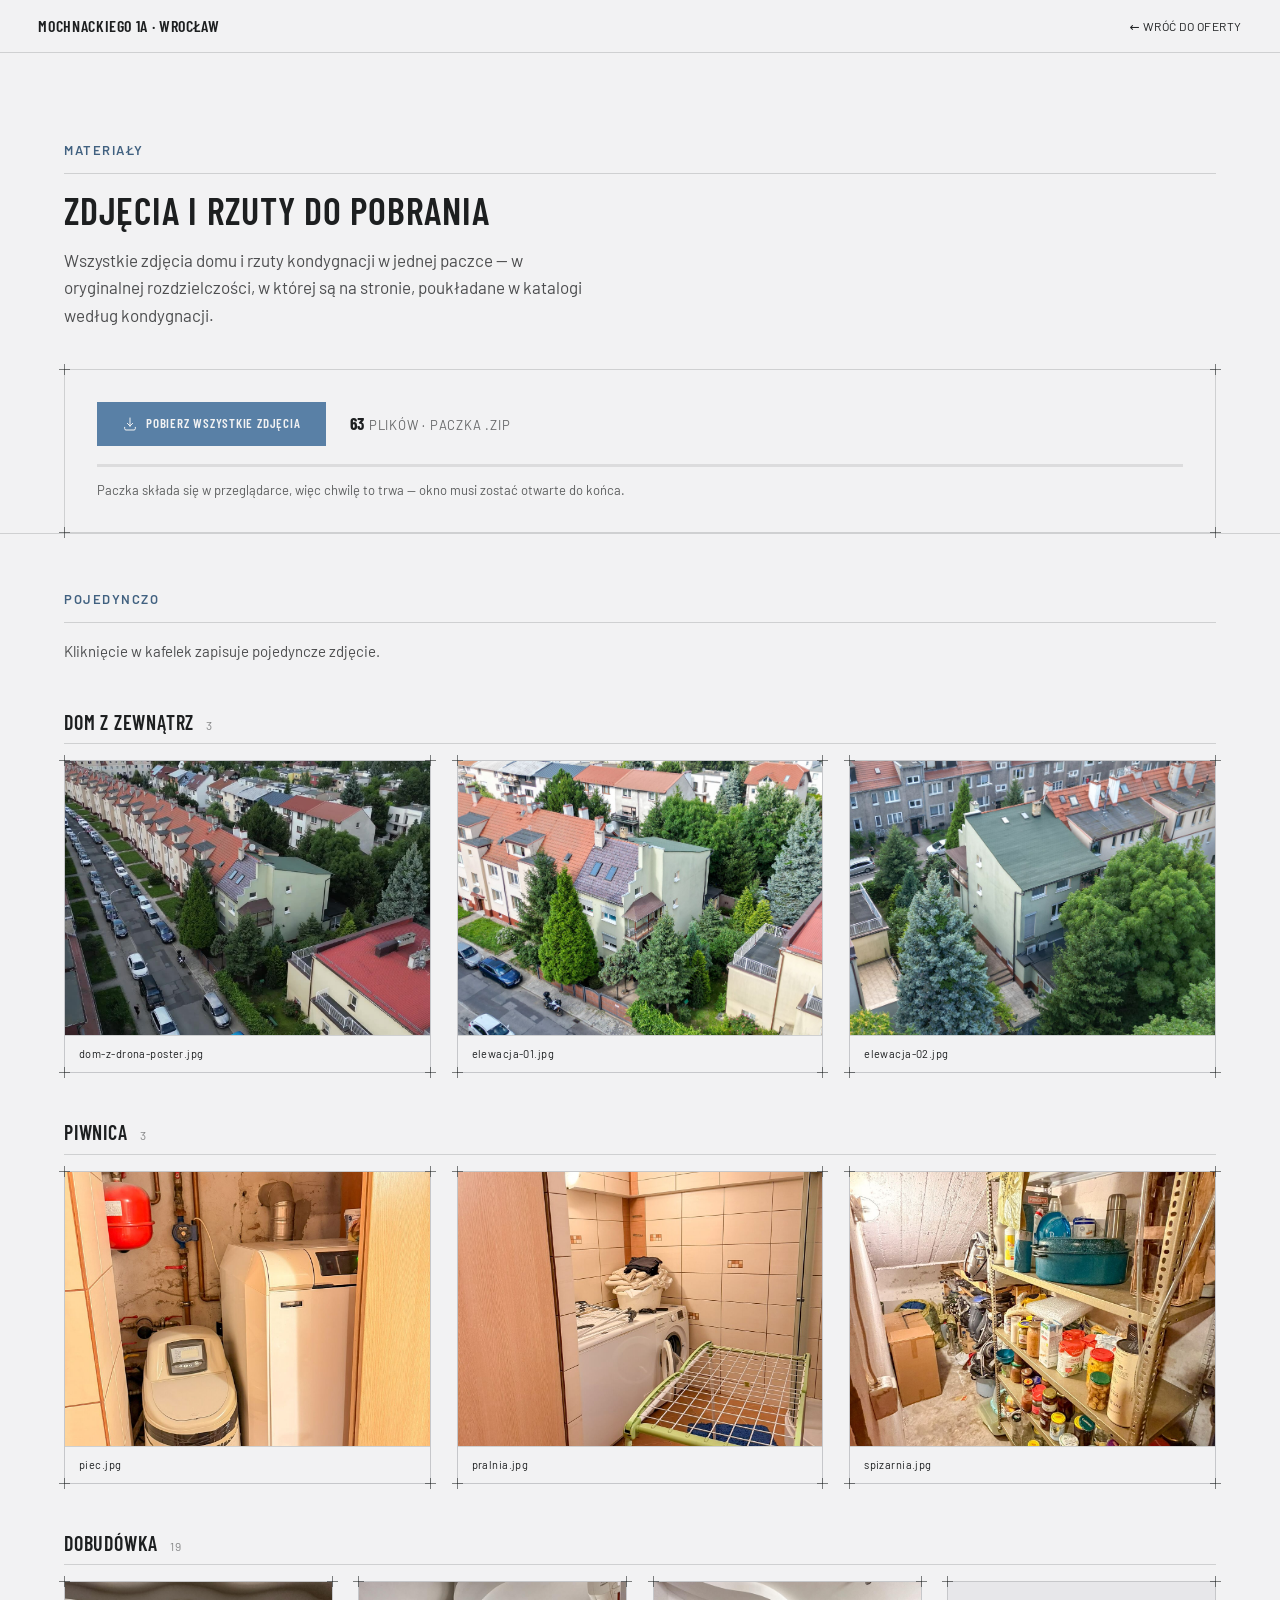
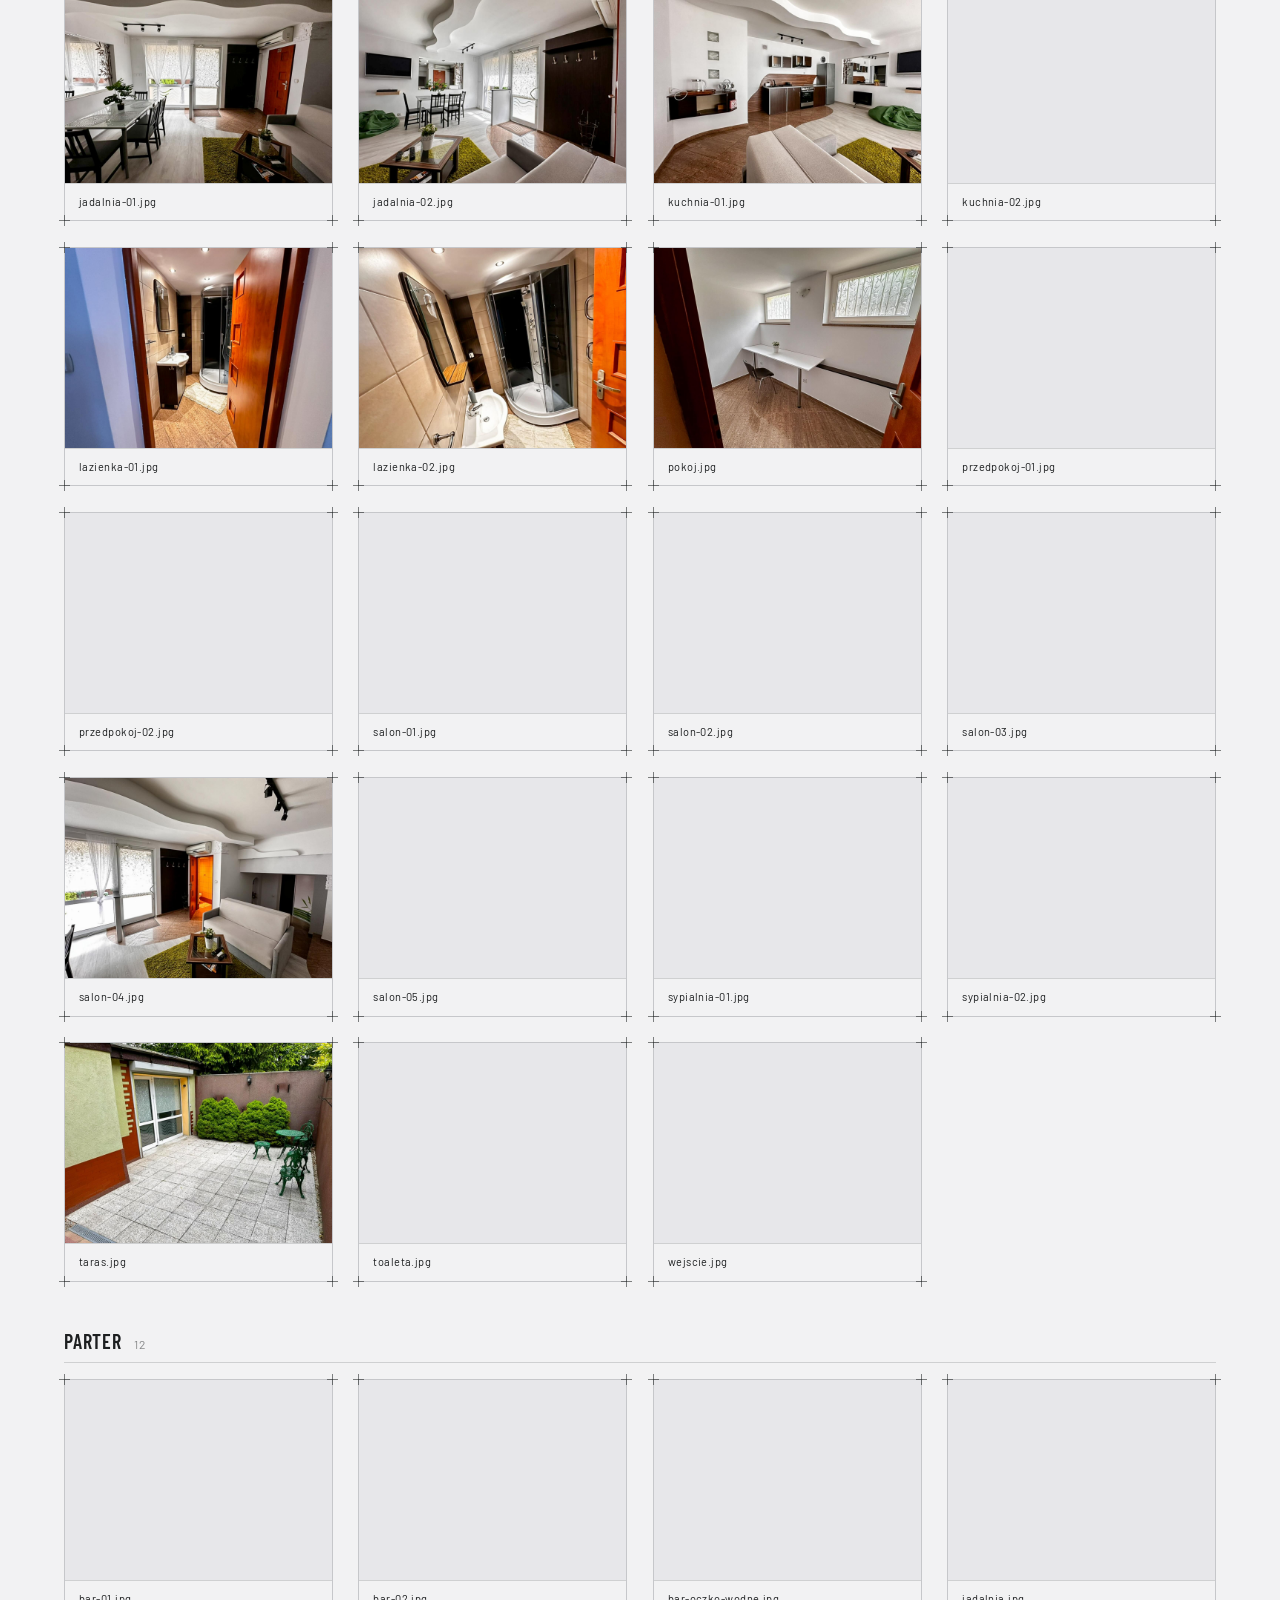
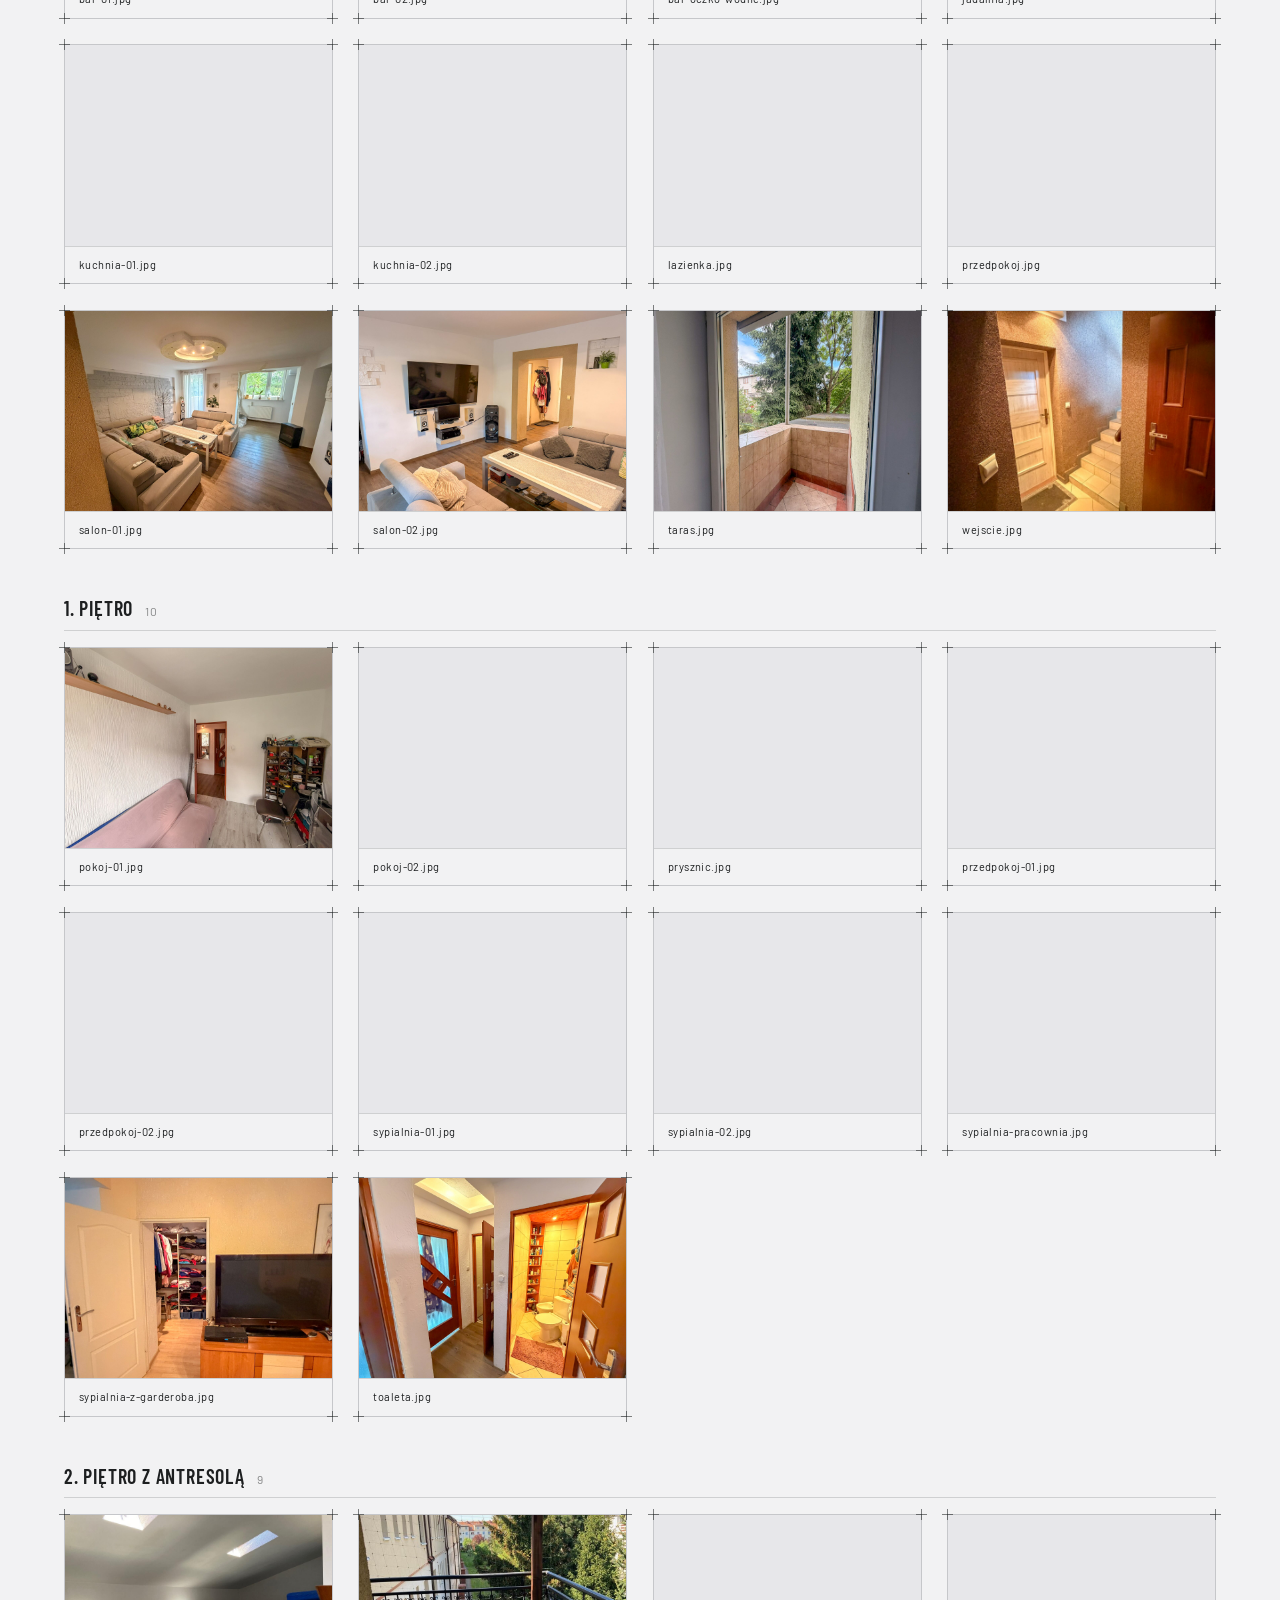
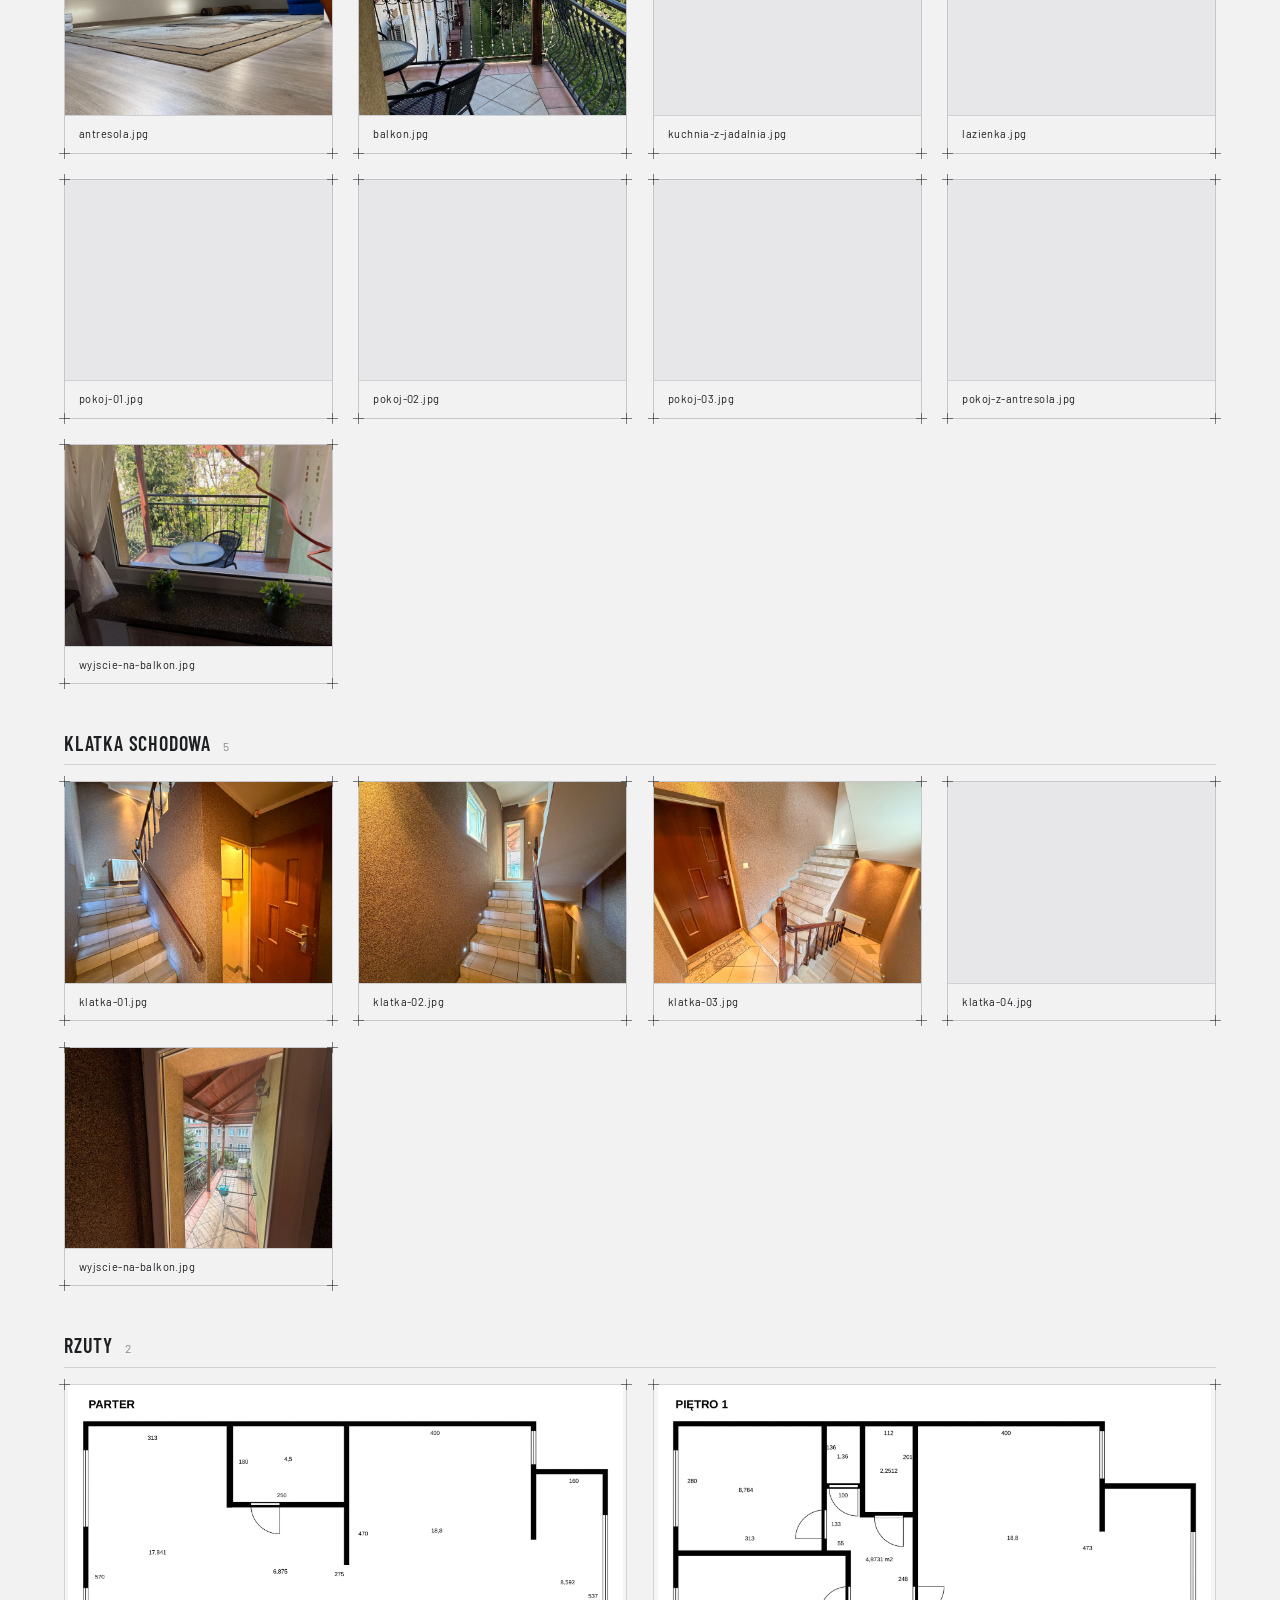
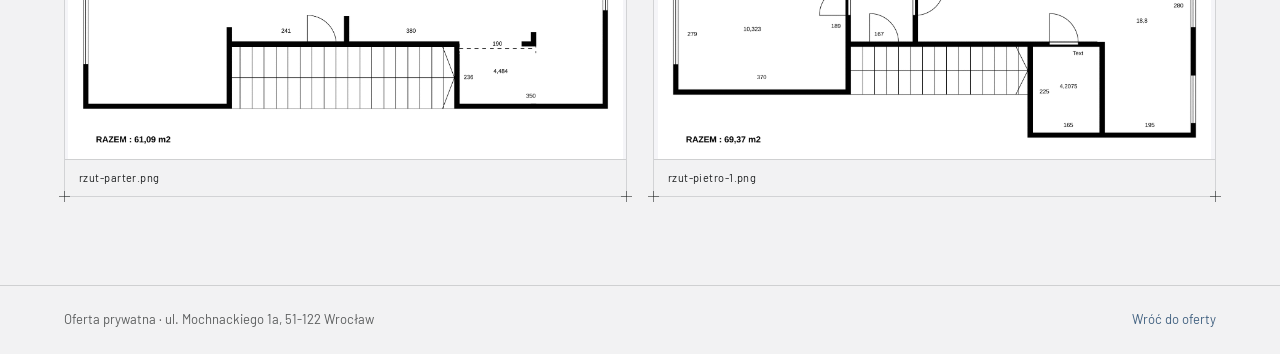
<file: zdjecia.html>
<!DOCTYPE html>
<html lang="pl" class="no-js">
<head>
<meta charset="utf-8">
<meta name="viewport" content="width=device-width, initial-scale=1">
<title>Materiały do pobrania — Mochnackiego 1a, Wrocław</title>
<meta name="description" content="Zdjęcia i rzuty domu przy ul. Mochnackiego 1a we Wrocławiu — do pobrania jedną paczką.">
<meta name="robots" content="noindex, nofollow">
<link rel="icon" href="data:image/svg+xml,%3Csvg xmlns='http://www.w3.org/2000/svg' viewBox='0 0 32 32'%3E%3Crect width='32' height='32' fill='%23f2f2f3'/%3E%3Cpath d='M5 15 16 6l11 9v12H5z' fill='none' stroke='%235980a6' stroke-width='2'/%3E%3C/svg%3E">
<link rel="stylesheet" href="assets/css/tokens.css">
<link rel="stylesheet" href="assets/css/site.css">
<script defer src="assets/js/materialy.js"></script>
<script defer src="assets/js/pobieranie.js"></script>
</head>
<body>

<nav class="nav site-nav" aria-label="Nawigacja">
  <span class="nav-brand">Mochnackiego 1a · Wrocław</span>
  <a class="uppercase-link" href="index.html">← Wróć do oferty</a>
</nav>

<header class="wrap section" style="padding-bottom:0">
  <span class="kicker">Materiały</span>
  <hr class="rule" style="margin-bottom:16px">
  <h1 class="h-section">Zdjęcia i rzuty do pobrania</h1>
  <p class="lead lead--big">Wszystkie zdjęcia domu i rzuty kondygnacji w jednej paczce — w oryginalnej rozdzielczości, w której są na stronie, poukładane w katalogi według kondygnacji.</p>

  <div class="blueprint download-box">
    <i class="corner tl"></i><i class="corner tr"></i><i class="corner bl"></i><i class="corner br"></i>
    <div class="download-box__row">
      <button id="pobierz" class="btn btn-primary btn-lg" type="button">
        <svg width="16" height="16" viewBox="0 0 24 24" fill="none" stroke="currentColor" stroke-width="1.5" stroke-linecap="round" aria-hidden="true"><path d="M12 3v12m0 0 4-4m-4 4-4-4M4 17v2a2 2 0 0 0 2 2h12a2 2 0 0 0 2-2v-2"/></svg>
        Pobierz wszystkie zdjęcia
      </button>
      <span class="download-box__meta"><strong id="licznik-plikow">…</strong> plików · paczka .zip</span>
    </div>
    <div class="pasek" aria-hidden="true"><span id="pasek"></span></div>
    <p class="fine" id="stan" role="status" aria-live="polite">Paczka składa się w przeglądarce, więc chwilę to trwa — okno musi zostać otwarte do końca.</p>
    <noscript><p class="fine">Pobieranie paczki wymaga włączonego JavaScriptu. Bez niego zdjęcia można zapisać pojedynczo — lista jest niżej.</p></noscript>
  </div>
</header>

<section class="wrap section" style="padding-top:clamp(32px,5vw,56px)">
  <span class="kicker">Pojedynczo</span>
  <hr class="rule" style="margin-bottom:8px">
  <p class="lead">Kliknięcie w kafelek zapisuje pojedyncze zdjęcie.</p>
  <div id="lista"></div>
</section>

<footer class="wrap site-footer">
  <span>Oferta prywatna · ul. Mochnackiego 1a, 51-122 Wrocław</span>
  <span><a href="index.html">Wróć do oferty</a></span>
</footer>

</body>
</html>
</file>
<file: assets/css/tokens.css>
/* Industry — design-system tokens and component classes. This file is the source of truth for the system's look; retune it here and see readme.md. */
@import url('https://fonts.googleapis.com/css2?family=Barlow:wght@400;500;700&family=Barlow+Condensed:wght@400;600&display=swap');

:root {
  --color-bg: #f2f2f3;
  --color-surface: #e9e9ea;
  --color-text: #1d1f20;
  --color-accent: #5980a6;
  --color-accent-2: #728fab;
  --color-divider: color-mix(in srgb, #1d1f20 16%, transparent);

  /* Tonal ramps — generated in OKLCH on one shared lightness scale, so the
     same step of any role matches the others in visual value. */
  --color-neutral-100: #f5f5f8;
  --color-neutral-200: #e7e7ea;
  --color-neutral-300: #d4d4d7;
  --color-neutral-400: #b7b7ba;
  --color-neutral-500: #98989b;
  --color-neutral-600: #7a7a7d;
  --color-neutral-700: #5d5d60;
  --color-neutral-800: #424244;
  --color-neutral-900: #2b2b2d;

  --color-accent-100: #eef6ff;
  --color-accent-200: #d6ebff;
  --color-accent-300: #b5d9fd;
  --color-accent-400: #94bce3;
  --color-accent-500: #749dc4;
  --color-accent-600: #597ea3;
  --color-accent-700: #416180;
  --color-accent-800: #2c455d;
  --color-accent-900: #1d2d3d;

  --color-accent-2-100: #eef6ff;
  --color-accent-2-200: #d6ebff;
  --color-accent-2-300: #bdd8f2;
  --color-accent-2-400: #9ebbd8;
  --color-accent-2-500: #7e9cb8;
  --color-accent-2-600: #627d98;
  --color-accent-2-700: #486077;
  --color-accent-2-800: #314457;
  --color-accent-2-900: #1f2d3a;

  --font-heading: "Barlow Condensed", system-ui, sans-serif;
  --font-heading-weight: 600;
  --font-body: "Barlow", system-ui, sans-serif;

  --space-1: 3.4px;
  --space-2: 6.8px;
  --space-3: 10.2px;
  --space-4: 13.6px;
  --space-6: 20.4px;
  --space-8: 27.2px;

  --radius-sm: 2px;
  --radius-md: 4px;
  --radius-lg: 7px;

  /* Elevation — derived from the ground: soft ink-tinted shadows on a
     light theme, a hairline edge + ambient darkness on a dark one. */
  --shadow-sm: 0 1px 2px color-mix(in srgb, #2b2b2d 14%, transparent);
  --shadow-md: 0 3px 10px color-mix(in srgb, #2b2b2d 16%, transparent);
  --shadow-lg: 0 12px 32px color-mix(in srgb, #2b2b2d 22%, transparent);
}

body {
  background: var(--color-bg);
  color: var(--color-text);
  font-family: var(--font-body);
}
h1, h2, h3, h4 { font-family: var(--font-heading); font-weight: var(--font-heading-weight); }

.blueprint {
  position: relative;
  border: 1px solid var(--color-divider);
  border-radius: 0;
}
/* The overlay image treatments (halftone, duotone) clip their overlay
   (overflow:hidden); a blueprint wrapper draws its registration marks
   outside the box, so when both classes share a wrapper the frame must
   win. */
.blueprint.halftone, .blueprint.plate, .blueprint.duotone { overflow: visible; }
.blueprint > .corner {
  position: absolute; width: 11px; height: 11px;
  color: color-mix(in srgb, var(--color-text) 55%, transparent);
}
.blueprint > .corner::before, .blueprint > .corner::after {
  content: ""; position: absolute; background: currentColor;
}
.blueprint > .corner::before { left: 5px; top: 0; width: 1px; height: 100%; }
.blueprint > .corner::after  { top: 5px; left: 0; width: 100%; height: 1px; }
.blueprint > .corner.tl { top: -6px; left: -6px; }
.blueprint > .corner.tr { top: -6px; right: -6px; }
.blueprint > .corner.bl { bottom: -6px; left: -6px; }
.blueprint > .corner.br { bottom: -6px; right: -6px; }

.duotone{position:relative;overflow:hidden}
.duotone::after{content:"";position:absolute;inset:0;pointer-events:none;
  background:var(--color-accent);mix-blend-mode:color}

/* ══════════════════════════════════════════════════════════════════════════
   Components — built with the tokens above. Plain CSS
   on plain HTML: no JavaScript, no build step. Each class is documented in
   readme.md and demonstrated in foundations/ and components/.
   ══════════════════════════════════════════════════════════════════════ */

*, *::before, *::after { box-sizing: border-box; }
body { margin: 0; font-size: 15px; line-height: 1.55; font-weight: 400; }
h1, h2, h3, h4, h5, h6 {
  font-family: var(--font-heading); font-weight: var(--font-heading-weight);
  line-height: 1.12; letter-spacing: -0.015em; margin: 0 0 var(--space-2);
}
h1 { font-size: 42px; }
h2 { font-size: 32px; }
h3 { font-size: 25px; }
h4 { font-size: 20px; }
h5 { font-size: 16px; }
h6 { font-size: 13px; }
h6 { letter-spacing: 0.08em; text-transform: uppercase; }
p { margin: 0 0 var(--space-3); }
a { color: var(--color-accent); text-underline-offset: 3px; }
img { display: block; max-width: 100%; }
figure { margin: 0; }
figcaption {
  font-size: 11px; margin-top: var(--space-1);
  color: color-mix(in srgb, var(--color-text) 55%, transparent);
}
.text-muted { color: color-mix(in srgb, var(--color-text) 55%, transparent); }
:focus { outline: none; }
:focus-visible { outline: 2px solid var(--color-accent); outline-offset: 2px; }
::selection { background: color-mix(in srgb, var(--color-accent) 30%, transparent); }

/* — rules — */
.hr {
  height: 1px; border: 0; margin: var(--space-4) 0;
  background: var(--color-divider);
}

/* — buttons — */
.btn {
  display: inline-flex; align-items: center; justify-content: center; gap: 6px;
  cursor: pointer; text-decoration: none;
  font-family: var(--font-heading); font-weight: var(--font-heading-weight);
  font-size: 14px; line-height: 1.2; color: var(--color-text); /* matches the .input's 14px —
     the pair sits side by side in sign-up rows */
  background: transparent; border: 1px solid transparent;
  padding: var(--space-2) calc(var(--space-3) * 1.2);
  border-radius: var(--radius-md);
}
.btn svg { display: block; }
.btn:disabled { opacity: 0.45; cursor: not-allowed; }
.btn-primary { background: var(--color-accent); color: var(--color-bg); }
.btn-primary:hover { background: var(--color-accent-600); }
.btn-primary:active { background: var(--color-accent-700); }
.btn-secondary { border-color: var(--color-divider); }
.btn-secondary:hover { background: color-mix(in srgb, var(--color-text) 7%, transparent); }
.btn-secondary:active { background: color-mix(in srgb, var(--color-text) 14%, transparent); }
.btn-ghost { color: var(--color-accent); padding-inline: var(--space-1); }
.btn-ghost:hover { background: color-mix(in srgb, var(--color-accent) 10%, transparent); }
.btn-ghost:active { background: color-mix(in srgb, var(--color-accent) 18%, transparent); }
.btn-icon { width: 36px; height: 36px; padding: 0; }
.btn-block { width: 100%; margin-top: var(--space-2); }

/* — forms — */
.field > label {
  display: block; font-size: 12px; margin-bottom: 5px;
  color: color-mix(in srgb, var(--color-text) 70%, transparent);
}
.input {
  width: 100%; min-height: 36px; padding: 6px 10px; font: inherit;
  font-size: 14px; color: var(--color-text); caret-color: var(--color-accent);
  background: var(--color-surface);
  border: 1px solid var(--color-divider); border-radius: var(--radius-md);
}
.input:hover { border-color: color-mix(in srgb, var(--color-text) 45%, transparent); }
.input:focus-visible { border-color: var(--color-accent); outline-offset: 0; }
textarea.input { min-height: 90px; resize: vertical; }
.radio { display: inline-flex; align-items: center; gap: 8px; cursor: pointer; font-size: 14px; }
.radio input, .seg-opt input {
  position: absolute; opacity: 0; width: 0; height: 0; pointer-events: none;
}
.radio .dot {
  width: 16px; height: 16px; flex: none; border-radius: 50%;
  border: 1.5px solid var(--color-divider);
}
.radio:hover .dot { border-color: var(--color-accent); }
.radio input:checked + .dot {
  border-color: var(--color-accent); background: var(--color-accent);
  box-shadow: inset 0 0 0 4px var(--color-bg);
}
.radio input:focus-visible + .dot { outline: 2px solid var(--color-accent); outline-offset: 2px; }
.seg {
  display: inline-flex; overflow: hidden;
  border: 1px solid var(--color-divider); border-radius: var(--radius-md);
}
.seg-opt {
  display: inline-flex; align-items: center; gap: 6px;
  padding: 7px 12px; font-size: 13px; cursor: pointer;
}
.seg-opt + .seg-opt { border-left: 1px solid var(--color-divider); }
.seg-opt:has(input:checked) { background: var(--color-accent); color: var(--color-bg); }
.seg-opt:not(:has(input:checked)):hover { background: color-mix(in srgb, var(--color-text) 7%, transparent); }
.seg-opt:has(input:focus-visible) { outline: 2px solid var(--color-accent); outline-offset: -2px; }

/* — cards — */
.card {
  display: flex; flex-direction: column; gap: var(--space-2);
  padding: var(--space-3); border-radius: var(--radius-md); background: var(--color-surface);
}
.card-kicker { font-size: 10px; letter-spacing: 0.1em; text-transform: uppercase; color: var(--color-accent); }
.card-title {
  font-family: var(--font-heading); font-weight: var(--font-heading-weight);
  font-size: 17px; line-height: 1.2;
}
.card-body { margin: 0; font-size: 13px; opacity: 0.8; flex: 1; }
.card-meta {
  display: flex; align-items: center; gap: 6px; font-size: 11px;
  color: color-mix(in srgb, var(--color-text) 50%, transparent);
}
.elev-sm { box-shadow: var(--shadow-sm); }
.elev-md { box-shadow: var(--shadow-md); }
.elev-lg { box-shadow: var(--shadow-lg); }

/* — tags — */
.tag {
  display: inline-flex; align-items: center; font-size: 11px;
  letter-spacing: 0.02em; padding: 3px 10px;
  border-radius: calc(var(--radius-md) * 0.75);
}
.tag-accent { background: var(--color-accent-100); color: var(--color-accent-800); }
.tag-accent-2 { background: var(--color-accent-2-100); color: var(--color-accent-2-800); }
.tag-neutral { background: var(--color-neutral-100); color: var(--color-neutral-800); }
.tag-outline { border: 1px solid var(--color-accent); color: var(--color-accent); }

/* — navigation — */
.nav {
  display: flex; align-items: center; gap: var(--space-4);
  padding: var(--space-3) var(--space-4);
  border-bottom: none;
}
.nav-brand {
  font-family: var(--font-heading); font-weight: var(--font-heading-weight);
  font-size: 18px; margin-right: auto;
}
.nav a { color: inherit; text-decoration: none; font-size: 14px; }
.nav a:hover, .nav a[aria-current='page'] { color: var(--color-accent); }

/* — tables — */
.table { width: 100%; border-collapse: collapse; font-size: 14px; }
.table th {
  text-align: left; font-size: 11px; letter-spacing: 0.08em; text-transform: uppercase;
  color: color-mix(in srgb, var(--color-text) 60%, transparent);
  padding: var(--space-2); border-bottom: 1px solid var(--color-divider);
}
.table td {
  padding: var(--space-2);
  border-bottom: 1px solid color-mix(in srgb, var(--color-text) 8%, transparent);
}
.table tbody tr:hover { background: color-mix(in srgb, var(--color-text) 4%, transparent); }

/* — dialog — */
.dialog-backdrop {
  position: fixed; inset: 0; display: grid; place-items: center;
  padding: var(--space-4);
  background: color-mix(in srgb, var(--color-neutral-900) 50%, transparent);
}
.dialog {
  width: min(440px, 100%); display: flex; flex-direction: column; gap: var(--space-3);
  padding: var(--space-4); border-radius: var(--radius-lg);
  background: var(--color-surface); box-shadow: var(--shadow-lg);
}
.dialog-title {
  font-family: var(--font-heading); font-weight: var(--font-heading-weight);
  font-size: 20px;
}
.dialog-body { font-size: 14px; opacity: 0.85; }
.dialog-actions { display: flex; justify-content: flex-end; gap: var(--space-2); margin-top: var(--space-2); }

/* — blueprint frame: components are wireframe objects (see .blueprint
     and .corner above) — square, transparent, hairline-bordered — */
.card, .btn, .input, .tag, .seg, .dialog { border-radius: 0; }
.card, .dialog { background: transparent; border: 1px solid var(--color-divider); }
.btn { border: 1px solid var(--color-divider); }
.btn-primary { border-color: var(--color-accent); }
.btn-ghost { border-color: transparent; }
</file>
<file: assets/css/site.css>
/* ==========================================================================
   Dom na sprzedaż — Mochnackiego 1a, Wrocław
   Warstwa strony. Tokeny i komponenty siedzą w tokens.css (design system
   "Industry") — tutaj tylko układ, rytm i kilka wzorców specyficznych
   dla tej wizytówki. Nie wpisujemy hexów ani nazw fontów na sztywno.
   ========================================================================== */

html { scroll-behavior: smooth; }
body {
  margin: 0;
  background: var(--color-bg);
  color: var(--color-text);
  font-family: var(--font-body);
  font-size: 16px;
  line-height: 1.5;
  text-wrap: pretty;
  -webkit-font-smoothing: antialiased;
}
a { color: var(--color-accent-700); text-decoration: none; }
a:hover { color: var(--color-accent); }

/* — rytm sekcji ————————————————————————————————————————————————— */
.wrap { max-width: 1280px; margin: 0 auto; padding-inline: clamp(20px, 5vw, 72px); }
.section { padding-block: clamp(48px, 7vw, 88px); scroll-margin-top: 88px; }
.section + .section { border-top: 1px solid var(--color-divider); }

.kicker {
  display: block;
  font-size: 13px; font-weight: 600;
  letter-spacing: 0.12em; text-transform: uppercase;
  color: var(--color-accent-700);
  margin-bottom: 12px;
}
.rule { height: 1px; border: 0; background: var(--color-divider); margin: 0 0 20px; }
.rule--draw { transform-origin: left; animation: dsDraw .9s .15s cubic-bezier(.2,.7,.2,1) both; }

.h-section {
  font-family: var(--font-heading); font-weight: 600;
  text-transform: uppercase; letter-spacing: 0.02em;
  font-size: clamp(28px, 3.4vw, 38px); line-height: 1.1; margin: 0;
}
.lead {
  margin: 16px 0 0; font-size: 15px; line-height: 1.6; max-width: 46ch;
  color: color-mix(in srgb, var(--color-text) 78%, transparent);
}
.uppercase-link { letter-spacing: 0.06em; text-transform: uppercase; font-size: 13px; }

/* — nawigacja ————————————————————————————————————————————————— */
.site-nav {
  position: sticky; top: 0; z-index: 30;
  background: color-mix(in srgb, var(--color-bg) 88%, transparent);
  backdrop-filter: blur(8px);
  border-bottom: 1px solid var(--color-divider);
  gap: clamp(12px, 3vw, 32px);
  padding: 14px clamp(20px, 5vw, 72px);
  flex-wrap: wrap;
}
.site-nav .nav-brand { letter-spacing: 0.04em; text-transform: uppercase; }
.site-nav a[aria-current="true"] { color: var(--color-accent); }
.nav-links { display: contents; }
.nav-toggle { display: none; }

@media (max-width: 860px) {
  .site-nav { position: static; }
  .nav-links { display: flex; flex-wrap: wrap; gap: 10px 18px; width: 100%; }
}
/* Sześć odnośników plus przycisk nie mieści się w jednym wierszu poniżej
   1366 px — zamiast łamać pasek na dwie linie, ściskamy odstępy. */
@media (min-width: 861px) and (max-width: 1365px) {
  .site-nav { gap: 14px; padding-inline: clamp(20px, 3vw, 40px); }
  .site-nav .nav-brand { font-size: 16px; }
  .site-nav .uppercase-link { font-size: 12px; letter-spacing: 0.04em; }
  .site-nav .btn-primary { padding-inline: 14px; }
}

/* — hero z filmem z drona ——————————————————————————————————— */
.hero-video {
  position: relative; isolation: isolate;
  min-height: min(76vh, 720px);
  display: grid; align-items: end;
  background: var(--color-neutral-900);
  overflow: hidden;
}
.hero-video__media {
  position: absolute; inset: 0; z-index: -2;
  width: 100%; height: 100%; object-fit: cover;
}
.hero-video__scrim {
  position: absolute; inset: 0; z-index: -1;
  background: linear-gradient(to top,
    color-mix(in srgb, var(--color-neutral-900) 88%, transparent) 0%,
    color-mix(in srgb, var(--color-neutral-900) 55%, transparent) 42%,
    color-mix(in srgb, var(--color-neutral-900) 18%, transparent) 100%);
}
.hero-video__inner { padding-block: clamp(40px, 8vw, 88px); width: 100%; }
.hero-video h1 {
  font-family: var(--font-heading); font-weight: 600;
  text-transform: uppercase; letter-spacing: 0.01em;
  font-size: clamp(38px, 6.5vw, 84px); line-height: 1.04; margin: 0;
  color: var(--color-neutral-100);
  text-shadow: 0 2px 24px color-mix(in srgb, var(--color-neutral-900) 45%, transparent);
}
.hero-video h1 span { display: block; }
.kicker.on-dark { color: var(--color-accent-300); }
.hero-video__address {
  margin: 18px 0 0; font-size: 16px;
  color: color-mix(in srgb, var(--color-neutral-100) 88%, transparent);
}
/* pinezka jako zwykły znak w wierszu — jako element flex potrafiła zostać
   sama w linii, kiedy adres się zawijał */
.hero-video__address svg { display: inline; vertical-align: -2px; margin-right: 6px; }
.btn-row { display: flex; gap: 12px; flex-wrap: wrap; margin-top: 28px; }
.btn-lg { min-height: 44px; padding: 12px 24px; letter-spacing: 0.06em;
  text-transform: uppercase; font-size: 13px; }
.btn-primary.btn-lg, .site-nav .btn-primary { color: var(--color-bg); }
.btn-secondary.btn-lg { color: var(--color-text); }
.btn-on-dark {
  color: var(--color-neutral-100);
  border-color: color-mix(in srgb, var(--color-neutral-100) 55%, transparent);
  background: color-mix(in srgb, var(--color-neutral-900) 35%, transparent);
  backdrop-filter: blur(4px);
}
.btn-on-dark:hover { background: color-mix(in srgb, var(--color-neutral-100) 18%, transparent); }
/* Etykieta i przycisk startu siedzą w układzie treści, nie na niej. Wersja
   "na pływająco" nakładała się na nagłówek i na przyciski przy wąskim ekranie. */
.hero-video__meta {
  display: flex; align-items: center; gap: 10px 14px; flex-wrap: wrap; margin: 0 0 12px;
}
.hero-video__meta .kicker { margin-bottom: 0; }
.hero-video__tag {
  font-size: 11px; letter-spacing: 0.12em; text-transform: uppercase;
  color: color-mix(in srgb, var(--color-neutral-100) 80%, transparent);
  border: 1px solid color-mix(in srgb, var(--color-neutral-100) 35%, transparent);
  padding: 4px 9px; background: color-mix(in srgb, var(--color-neutral-900) 30%, transparent);
}
/* przycisk startu widać tylko tam, gdzie filmu nie puszczamy sami (telefon,
   oszczędzanie danych, brak autoodtwarzania) */
.hero-video__play { cursor: pointer; }
.hero-video__play[hidden], .hero-video.is-playing .hero-video__play { display: none; }

.lead--big { font-size: 17px; max-width: 52ch; }
.intro .grid-gallery { grid-template-columns: 1fr; }


/* — karta nieruchomości ————————————————————————————————————— */
.spec-head { display: flex; flex-wrap: wrap; align-items: stretch;
  border-bottom: 1px solid var(--color-divider); }
.spec-head > span {
  padding: 12px 24px; font-size: 13px; font-weight: 600;
  letter-spacing: 0.08em; text-transform: uppercase; line-height: 24px;
}
.spec-head > span:first-child { flex: 1; min-width: 16ch; }
.spec-head > span + span {
  border-left: 1px solid var(--color-divider); white-space: nowrap;
  color: color-mix(in srgb, var(--color-text) 70%, transparent);
}
.spec-table { table-layout: auto; }
.spec-table td { padding: 14px 24px; }
.spec-table td:first-child { font-size: 15px; width: 38%; }
.spec-table td:last-child {
  font-family: var(--font-heading); font-weight: 600;
  font-size: 22px; letter-spacing: 0.02em;
}
.spec-table tr:last-child td { border-bottom: 0; }
.spec-table .price td:last-child { color: var(--color-accent-800); }

/* wyraźny znacznik danych do uzupełnienia — łatwy do wyszukania w kodzie */
.todo {
  font-family: var(--font-body); font-weight: 500; font-size: 14px;
  letter-spacing: 0.04em; text-transform: uppercase;
  padding: 2px 8px; border: 1px dashed var(--color-accent);
  color: var(--color-accent-700);
}

/* — siatki ————————————————————————————————————————————————— */
/* Stała liczba kolumn zamiast auto-fit: przy sześciu kartach auto-fit
   potrafił zostawić samotny kafelek w ostatnim rzędzie. 3 / 2 / 1 dzieli
   sześć równo na każdej szerokości. */
.grid-cards { display: grid; gap: clamp(20px, 3vw, 40px); grid-template-columns: 1fr; }
@media (min-width: 620px) { .grid-cards { grid-template-columns: repeat(2, 1fr); } }
@media (min-width: 980px) { .grid-cards { grid-template-columns: repeat(3, 1fr); } }
/* align-items:start — bez tego kafelek w rzędzie rozciąga się do wysokości
   najwyższego (pionowe zdjęcie) i zostawia pod podpisem szarą pustkę */
.grid-gallery { display: grid; gap: clamp(16px, 2vw, 28px); align-items: start;
  grid-template-columns: repeat(auto-fit, minmax(min(220px, 100%), 1fr)); }
/* Rzuty potrzebują szerokości, żeby dało się odczytać wymiary — dwie
   kolumny na desktopie, jedna na telefonie. */
.grid-plans { display: grid; gap: clamp(16px, 2vw, 28px); align-items: start;
  grid-template-columns: 1fr; }
@media (min-width: 760px) { .grid-plans { grid-template-columns: repeat(2, 1fr); } }
.split { display: grid; gap: clamp(24px, 4vw, 56px);
  grid-template-columns: repeat(auto-fit, minmax(min(300px, 100%), 1fr)); align-items: start; }

.feature { padding: 24px; display: flex; flex-direction: column; }
.feature .num { display: block; font-size: 11px; letter-spacing: 0.1em;
  text-transform: uppercase; color: var(--color-accent-700); margin-bottom: 8px; }
.feature h3 { font-family: var(--font-heading); font-weight: 600; font-size: 22px;
  text-transform: uppercase; letter-spacing: 0.02em; margin: 0; }
.feature p { margin: 12px 0 0; font-size: 15px; line-height: 1.6; flex: 1;
  color: color-mix(in srgb, var(--color-text) 78%, transparent); }

.room-list { margin: 16px 0 0; padding: 0; list-style: none; display: grid; gap: 6px;
  font-size: 15px; color: color-mix(in srgb, var(--color-text) 78%, transparent); }
.room-list li::before { content: "— "; color: var(--color-accent); }

.level-nav { display: flex; flex-wrap: wrap; gap: 8px; margin-bottom: clamp(40px, 6vw, 72px); }
.level-nav .tag { padding: 8px 14px; font-size: 12px; letter-spacing: 0.08em;
  text-transform: uppercase; min-height: 36px; }
.level-nav .tag:hover { background: color-mix(in srgb, var(--color-accent) 10%, transparent); }

.level {
  display: grid; gap: clamp(20px, 3vw, 40px);
  grid-template-columns: 1fr;
  align-items: start; scroll-margin-top: 96px;
  padding-bottom: clamp(48px, 7vw, 88px);
}
.level:last-of-type { padding-bottom: 0; }
@media (min-width: 900px) {
  .level { grid-template-columns: minmax(240px, 1fr) minmax(0, 2.3fr); }
  .level-copy { position: sticky; top: 104px; }
}
.shot-count {
  margin: 20px 0 0; font-size: 11px; letter-spacing: 0.1em; text-transform: uppercase;
  color: color-mix(in srgb, var(--color-text) 50%, transparent);
}

/* — figury / zdjęcia ————————————————————————————————————————— */
.shot { margin: 0; position: relative; background: var(--color-neutral-200); }
/* Miniaturka zawsze w tej samej proporcji, niezależnie od tego, czy zdjęcie
   jest poziome czy pionowe — inaczej jeden pionowy kadr rozpycha cały rząd.
   Pionowe są dokadrowane do środka; pełny kadr pokazuje powiększenie. */
.shot img {
  display: block; width: 100%; height: auto;
  aspect-ratio: var(--ar, 4/3);
  object-fit: cover; object-position: center;
  cursor: zoom-in;
  transition: filter .25s ease;
}
.shot img:hover { filter: brightness(1.04) saturate(1.05); }

/* znak, że kliknięcie pokaże zdjęcie w całości */
.shot:has(img)::after {
  content: ""; position: absolute; top: 10px; right: 10px;
  width: 30px; height: 30px; pointer-events: none;
  opacity: 0; transition: opacity .2s ease;
  background:
    color-mix(in srgb, var(--color-neutral-900) 45%, transparent)
    url("data:image/svg+xml,%3Csvg xmlns='http://www.w3.org/2000/svg' viewBox='0 0 24 24' fill='none' stroke='%23f5f5f8' stroke-width='1.5' stroke-linecap='round'%3E%3Ccircle cx='11' cy='11' r='7'/%3E%3Cpath d='M20 20l-4.3-4.3M11 8v6M8 11h6'/%3E%3C/svg%3E")
    center / 17px 17px no-repeat;
}
.shot:has(img):hover::after, .shot:has(img:focus-visible)::after { opacity: 1; }
@media (hover: none) { .shot:has(img)::after { opacity: 1; } }

/* Kafelek bez zdjęcia: albo celowo pusty (.is-empty), albo plik nie doszedł
   (.is-missing dokłada skrypt). Wygląda tak samo — kreskowana kratka
   z komunikatem, żeby od razu było widać, czego brakuje. */
.shot.is-missing img { display: none; }
.shot.is-empty, .shot.is-missing {
  background: repeating-linear-gradient(45deg,
    transparent 0 9px,
    color-mix(in srgb, var(--color-text) 5%, transparent) 9px 10px);
}
.shot.is-empty::before, .shot.is-missing::before {
  content: "Zdjęcie w przygotowaniu";
  display: grid; place-items: center; text-align: center;
  aspect-ratio: var(--ar, 4/3);
  padding: 16px;
  font-size: 11px; letter-spacing: 0.1em; text-transform: uppercase;
  color: color-mix(in srgb, var(--color-text) 45%, transparent);
}
.shot.is-missing::before { content: attr(data-label); }
/* Rysunku technicznego nie wolno kadrować — cały rzut musi być widoczny,
   więc zamiast cover mieścimy go w kafelku i dopełniamy jasnym tłem. */
.shot.no-crop img { object-fit: contain; background: var(--color-neutral-100); }
.shot.no-crop { background: var(--color-neutral-100); }
.shot.no-crop.is-empty::before { content: "Rzut w przygotowaniu"; }
.shot.no-crop.is-empty { background: repeating-linear-gradient(45deg,
    transparent 0 9px, color-mix(in srgb, var(--color-text) 5%, transparent) 9px 10px); }

.shot figcaption {
  border-top: 1px solid var(--color-divider); margin: 0;
  padding: 10px 14px; font-size: 12px; letter-spacing: 0.08em;
  text-transform: uppercase; color: var(--color-text);
  background: var(--color-bg);
}

/* — potencjał: jedyne pełne pole akcentu na stronie ————————————————
   System dopuszcza je dla najgłębszego kroku rampy: stal jako tło,
   typografia odwrócona na papier. Sekcja ma się wyróżniać, bo to ona
   sprzedaje to, czego nie widać na zdjęciach. */
.potential {
  background: var(--color-accent-900);
  color: var(--color-neutral-100);
  border-top: 1px solid var(--color-divider);
}
.potential__inner { padding-block: clamp(48px, 7vw, 88px); }
.potential .h-section { color: var(--color-neutral-100); margin-bottom: 0; }
.rule--light { background: color-mix(in srgb, var(--color-neutral-100) 30%, transparent); }
.lead--light { color: color-mix(in srgb, var(--color-neutral-100) 85%, transparent); }
.potential .fine--light { color: color-mix(in srgb, var(--color-neutral-100) 68%, transparent); max-width: 62ch; }

.potential__grid {
  display: grid; gap: clamp(20px, 3vw, 32px); align-items: stretch;
  grid-template-columns: repeat(auto-fit, minmax(min(260px, 100%), 1fr));
  margin: clamp(32px, 5vw, 48px) 0 28px;
}
.potential__card {
  padding: 24px; display: flex; flex-direction: column;
  border: 1px solid color-mix(in srgb, var(--color-neutral-100) 28%, transparent);
}
.potential__card .num {
  display: block; font-family: var(--font-heading); font-weight: 600;
  font-size: 13px; letter-spacing: 0.14em; text-transform: uppercase;
  color: var(--color-accent-300); margin-bottom: 8px;
}
.potential__card h3 {
  font-family: var(--font-heading); font-weight: 600; font-size: 22px;
  text-transform: uppercase; letter-spacing: 0.02em; margin: 0;
  color: var(--color-neutral-100);
}
.potential__card p {
  margin: 12px 0 0; flex: 1; font-size: 15px; line-height: 1.6;
  color: color-mix(in srgb, var(--color-neutral-100) 82%, transparent);
}
.potential ::selection { background: color-mix(in srgb, var(--color-neutral-100) 30%, transparent); }

/* — okolica ————————————————————————————————————————————————— */
.dist-group + .dist-group { margin-top: 28px; }
.dist-group h3 {
  font-size: 11px; font-weight: 600; letter-spacing: 0.12em; text-transform: uppercase;
  color: color-mix(in srgb, var(--color-text) 60%, transparent);
  margin: 0 0 4px;
}
.dist { margin: 0; display: grid; font-size: 15px; }
.dist > div {
  display: flex; justify-content: space-between; align-items: baseline; gap: 16px;
  padding: 9px 0;
  border-bottom: 1px solid color-mix(in srgb, var(--color-text) 8%, transparent);
}
.dist > div:last-child { border-bottom: 0; }
.dist dt { color: color-mix(in srgb, var(--color-text) 72%, transparent); }
.dist dd { margin: 0; white-space: nowrap; font-family: var(--font-heading);
  font-weight: 600; font-size: 17px; letter-spacing: 0.02em; }
.dist dd small { font-family: var(--font-body); font-weight: 400; font-size: 12px;
  letter-spacing: 0; color: color-mix(in srgb, var(--color-text) 55%, transparent); }

.map-frame { margin: 0; padding: 0; }
.map-frame iframe { display: block; width: 100%; aspect-ratio: 4/3; border: 0; }
.map-note { border-top: 1px solid var(--color-divider); padding: 10px 14px;
  font-size: 12px; letter-spacing: 0.06em; text-transform: uppercase; margin: 0;
  display: flex; justify-content: space-between; gap: 12px; flex-wrap: wrap; }

.transit { display: flex; flex-wrap: wrap; gap: 6px; margin-top: 10px; }
.transit .tag { font-family: var(--font-heading); font-weight: 600; font-size: 13px;
  padding: 3px 9px; }

/* — kontakt ————————————————————————————————————————————————— */
.contact-card { padding: clamp(20px, 3vw, 32px); display: flex; flex-direction: column; gap: 16px; }
.contact-card .label { display: block; font-size: 11px; letter-spacing: 0.1em;
  text-transform: uppercase; color: color-mix(in srgb, var(--color-text) 60%, transparent);
  margin-bottom: 4px; }
.contact-card .who { font-family: var(--font-heading); font-weight: 600;
  font-size: 24px; letter-spacing: 0.02em; }
.contact-actions { display: grid; gap: 12px; grid-template-columns: repeat(auto-fit, minmax(min(190px, 100%), 1fr)); }
.contact-actions .btn { min-height: 44px; padding: 12px 20px; letter-spacing: 0.06em;
  text-transform: uppercase; font-size: 13px; }
.contact-actions .btn[href^="mailto:"] { text-transform: none; letter-spacing: 0.02em; }
.fine { margin: 0; font-size: 13px; line-height: 1.5;
  color: color-mix(in srgb, var(--color-text) 70%, transparent); }

.site-footer {
  border-top: 1px solid var(--color-divider);
  padding-block: 24px; font-size: 13px;
  display: flex; justify-content: space-between; gap: 16px; flex-wrap: wrap;
  color: color-mix(in srgb, var(--color-text) 70%, transparent);
}

/* — strona z materiałami do pobrania ——————————————————————————— */
.download-box { padding: clamp(20px, 3vw, 32px); margin-top: clamp(28px, 4vw, 40px); }
.download-box__row { display: flex; align-items: center; gap: 16px 24px; flex-wrap: wrap; }
.download-box__meta { font-size: 13px; letter-spacing: 0.06em; text-transform: uppercase;
  color: color-mix(in srgb, var(--color-text) 65%, transparent); }
.download-box__meta strong { font-family: var(--font-heading); font-size: 17px; color: var(--color-text); }
.download-box .btn svg { margin-right: 2px; }
.download-box .fine { margin-top: 14px; }
.download-box .fine.is-error { color: var(--color-accent-800); }
.pasek { height: 3px; margin-top: 18px; background: color-mix(in srgb, var(--color-text) 10%, transparent); }
.pasek > span { display: block; height: 100%; width: 0; background: var(--color-accent);
  transition: width .25s ease; }

.grupa { margin-top: clamp(32px, 5vw, 48px); }
.grupa__tytul {
  display: flex; align-items: baseline; gap: 12px;
  font-family: var(--font-heading); font-weight: 600; font-size: 20px;
  text-transform: uppercase; letter-spacing: 0.04em;
  margin: 0 0 16px; padding-bottom: 10px;
  border-bottom: 1px solid var(--color-divider);
}
.grupa__licznik { font-family: var(--font-body); font-weight: 400; font-size: 12px;
  letter-spacing: 0.1em; color: color-mix(in srgb, var(--color-text) 50%, transparent); }
/* kafelek jest tu odnośnikiem pobierania, nie powiększeniem */
a.shot { display: block; text-decoration: none; color: inherit; }
a.shot img { cursor: pointer; }
a.shot figcaption { font-size: 11px; letter-spacing: 0.04em; text-transform: none;
  word-break: break-all; }
a.shot:focus-visible { outline: 2px solid var(--color-accent); outline-offset: 2px; }

/* — lightbox ————————————————————————————————————————————————— */
.lightbox {
  position: fixed; inset: 0; z-index: 100; display: none;
  place-items: center; padding: clamp(16px, 4vw, 48px);
  background: color-mix(in srgb, var(--color-neutral-900) 88%, transparent);
}
.lightbox[open], .lightbox.is-open { display: grid; }
.lightbox img { max-width: 100%; max-height: 82vh; object-fit: contain;
  border: 1px solid color-mix(in srgb, var(--color-neutral-100) 40%, transparent); }
.lightbox figcaption { margin-top: 12px; text-align: center; font-size: 12px;
  letter-spacing: 0.08em; text-transform: uppercase; color: var(--color-neutral-200); }
.lightbox .lb-btn {
  position: absolute; background: transparent; border: 1px solid color-mix(in srgb, var(--color-neutral-100) 40%, transparent);
  color: var(--color-neutral-100); width: 44px; height: 44px; cursor: pointer;
  font-size: 20px; line-height: 1; display: grid; place-items: center;
}
.lightbox .lb-btn:hover { background: color-mix(in srgb, var(--color-neutral-100) 15%, transparent); }
.lightbox .lb-prev { left: clamp(8px, 2vw, 24px); top: 50%; transform: translateY(-50%); }
.lightbox .lb-next { right: clamp(8px, 2vw, 24px); top: 50%; transform: translateY(-50%); }
.lightbox .lb-close { right: clamp(8px, 2vw, 24px); top: clamp(8px, 2vw, 24px); }

/* — animacje ————————————————————————————————————————————————— */
@keyframes dsRise { from { opacity: 0; transform: translateY(18px); } to { opacity: 1; transform: none; } }
@keyframes dsFade { from { opacity: 0; } to { opacity: 1; } }
@keyframes dsDraw { from { transform: scaleX(0); } to { transform: scaleX(1); } }

/* Treść jest domyślnie widoczna. Ukrywamy ją dopiero wtedy, gdy skrypt
   potwierdzi, że umie ją odsłonić (klasa .reveal-ready na <html>) — dzięki
   temu awaria JS-a nigdy nie chowa oferty przed kupującym. */
.reveal-ready [data-reveal] {
  opacity: 0; transform: translateY(28px);
  transition: opacity .8s cubic-bezier(.16,.84,.24,1), transform .8s cubic-bezier(.16,.84,.24,1);
}
.reveal-ready [data-reveal].is-visible { opacity: 1; transform: none; }

@media (prefers-reduced-motion: reduce) {
  html { scroll-behavior: auto; }
  .reveal-ready [data-reveal] { opacity: 1 !important; transform: none !important; }
  .rule--draw { animation: none !important; }
  .hero-video__media { display: none; }
}

@media print {
  .site-nav, .lightbox, .btn-row, .contact-actions,
  .hero-video__play, .hero-video__media { display: none !important; }
  .section { break-inside: avoid; }
  .reveal-ready [data-reveal] { opacity: 1 !important; transform: none !important; }
}

/* — dostrojenie wąskich ekranów (na końcu, żeby nic tego nie nadpisało) — */
@media (max-width: 560px) {
  /* na wąskim ekranie nagłówek karty układa się w pion — pionowe kreski
     między komórkami zamieniamy na poziome, żeby nie zostawały sieroty */
  .spec-head > span { flex: 1 0 100%; padding: 10px 20px; }
  .spec-head > span + span { border-left: 0; border-top: 1px solid var(--color-divider); }
  .spec-table td { padding: 12px 20px; }
  .spec-table td:first-child { width: 50%; }
  .spec-table td:last-child { font-size: 19px; }
  .todo { font-size: 12px; padding: 2px 6px; }
  .dist > div { flex-wrap: wrap; gap: 2px 12px; }
}

@media (max-width: 400px) {
  /* najwęższe telefony: nagłówek hero to jedno długie słowo — zbijamy
     rozmiar, żeby nie rozpychał strony w poziomie */
  .hero-video h1 { font-size: clamp(30px, 8.5vw, 84px); }
  .h-section { font-size: clamp(24px, 7vw, 38px); }
}
</file>
